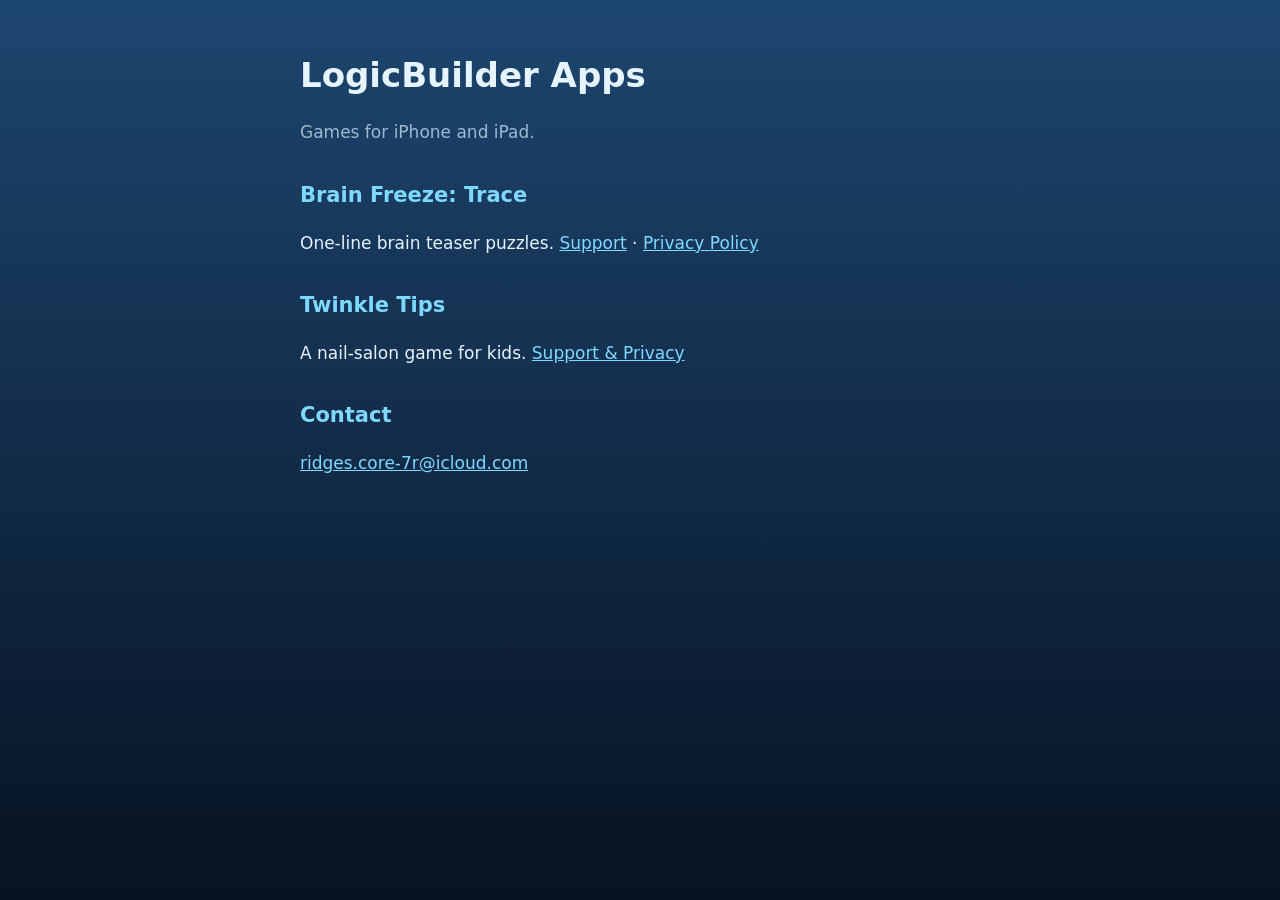
<file: index.html>
<!doctype html><html lang="en"><head><meta charset="utf-8"><meta name="viewport" content="width=device-width,initial-scale=1">
<title>LogicBuilder Apps</title><link rel="stylesheet" href="brain-freeze/style.css"></head><body><main>
<h1>LogicBuilder Apps</h1><p class="muted">Games for iPhone and iPad.</p>
<h2>Brain Freeze: Trace</h2><p>One-line brain teaser puzzles. <a href="brain-freeze/">Support</a> · <a href="brain-freeze/privacy.html">Privacy Policy</a></p>
<h2>Twinkle Tips</h2><p>A nail-salon game for kids. <a href="twinkle-tips-support/">Support &amp; Privacy</a></p>
<h2>Contact</h2><p><a href="mailto:ridges.core-7r@icloud.com">ridges.core-7r@icloud.com</a></p>
</main></body></html>
</file>
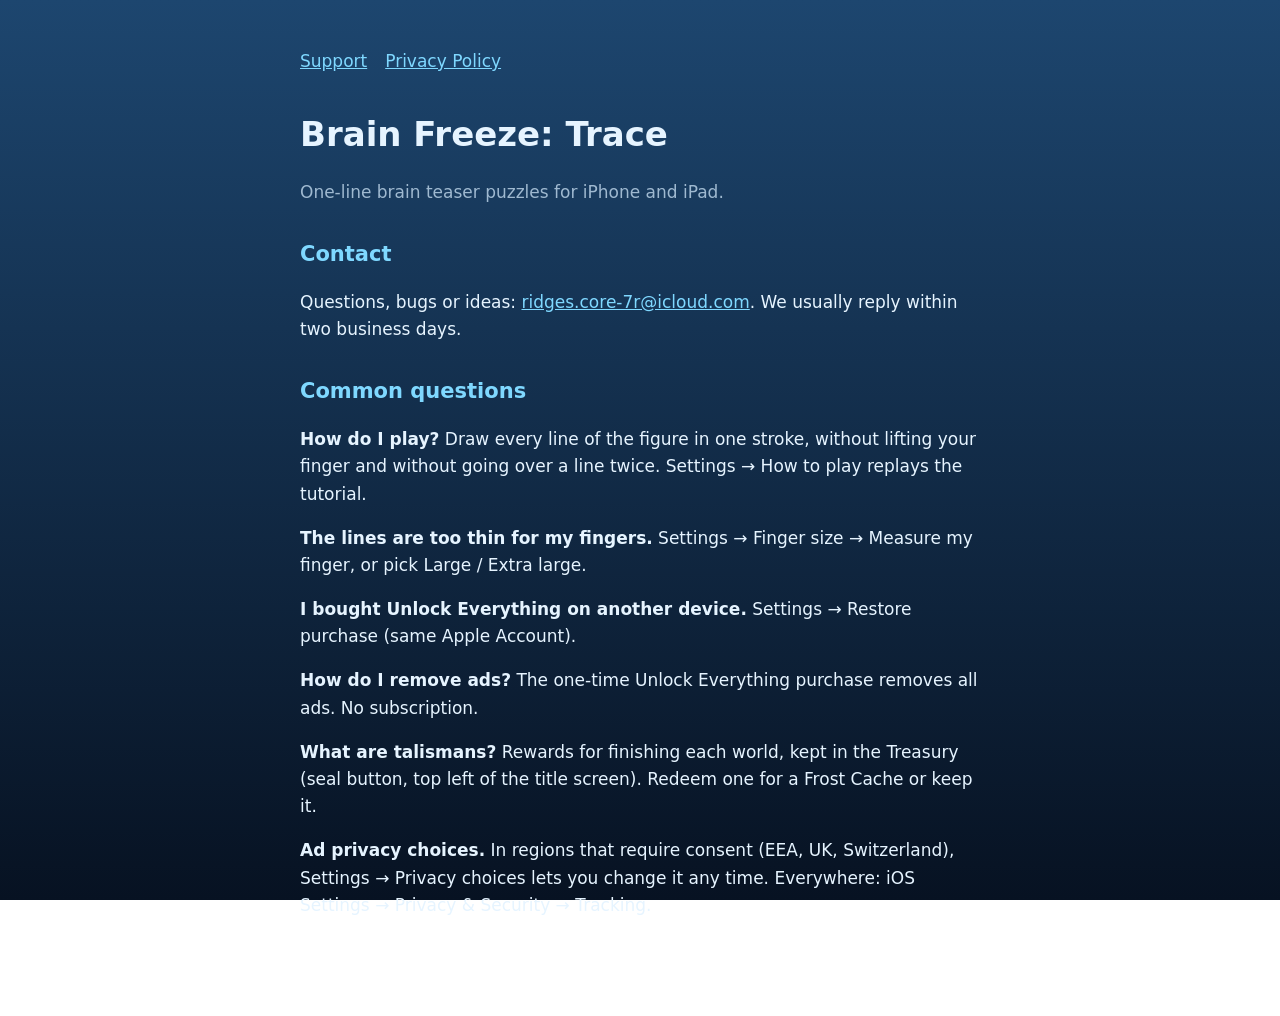
<file: brain-freeze/index.html>
<!doctype html><html lang="en"><head><meta charset="utf-8"><meta name="viewport" content="width=device-width,initial-scale=1">
<title>Brain Freeze: Trace — Support</title><link rel="stylesheet" href="style.css"></head><body><main>
<nav><a href="./">Support</a><a href="privacy.html">Privacy Policy</a></nav>
<h1>Brain Freeze: Trace</h1><p class="muted">One-line brain teaser puzzles for iPhone and iPad.</p>
<h2>Contact</h2><p>Questions, bugs or ideas: <a href="mailto:ridges.core-7r@icloud.com">ridges.core-7r@icloud.com</a>. We usually reply within two business days.</p>
<h2>Common questions</h2>
<p><strong>How do I play?</strong> Draw every line of the figure in one stroke, without lifting your finger and without going over a line twice. Settings → How to play replays the tutorial.</p>
<p><strong>The lines are too thin for my fingers.</strong> Settings → Finger size → Measure my finger, or pick Large / Extra large.</p>
<p><strong>I bought Unlock Everything on another device.</strong> Settings → Restore purchase (same Apple Account).</p>
<p><strong>How do I remove ads?</strong> The one-time Unlock Everything purchase removes all ads. No subscription.</p>
<p><strong>What are talismans?</strong> Rewards for finishing each world, kept in the Treasury (seal button, top left of the title screen). Redeem one for a Frost Cache or keep it.</p>
<p><strong>Ad privacy choices.</strong> In regions that require consent (EEA, UK, Switzerland), Settings → Privacy choices lets you change it any time. Everywhere: iOS Settings → Privacy &amp; Security → Tracking.</p>
</main></body></html>
</file>
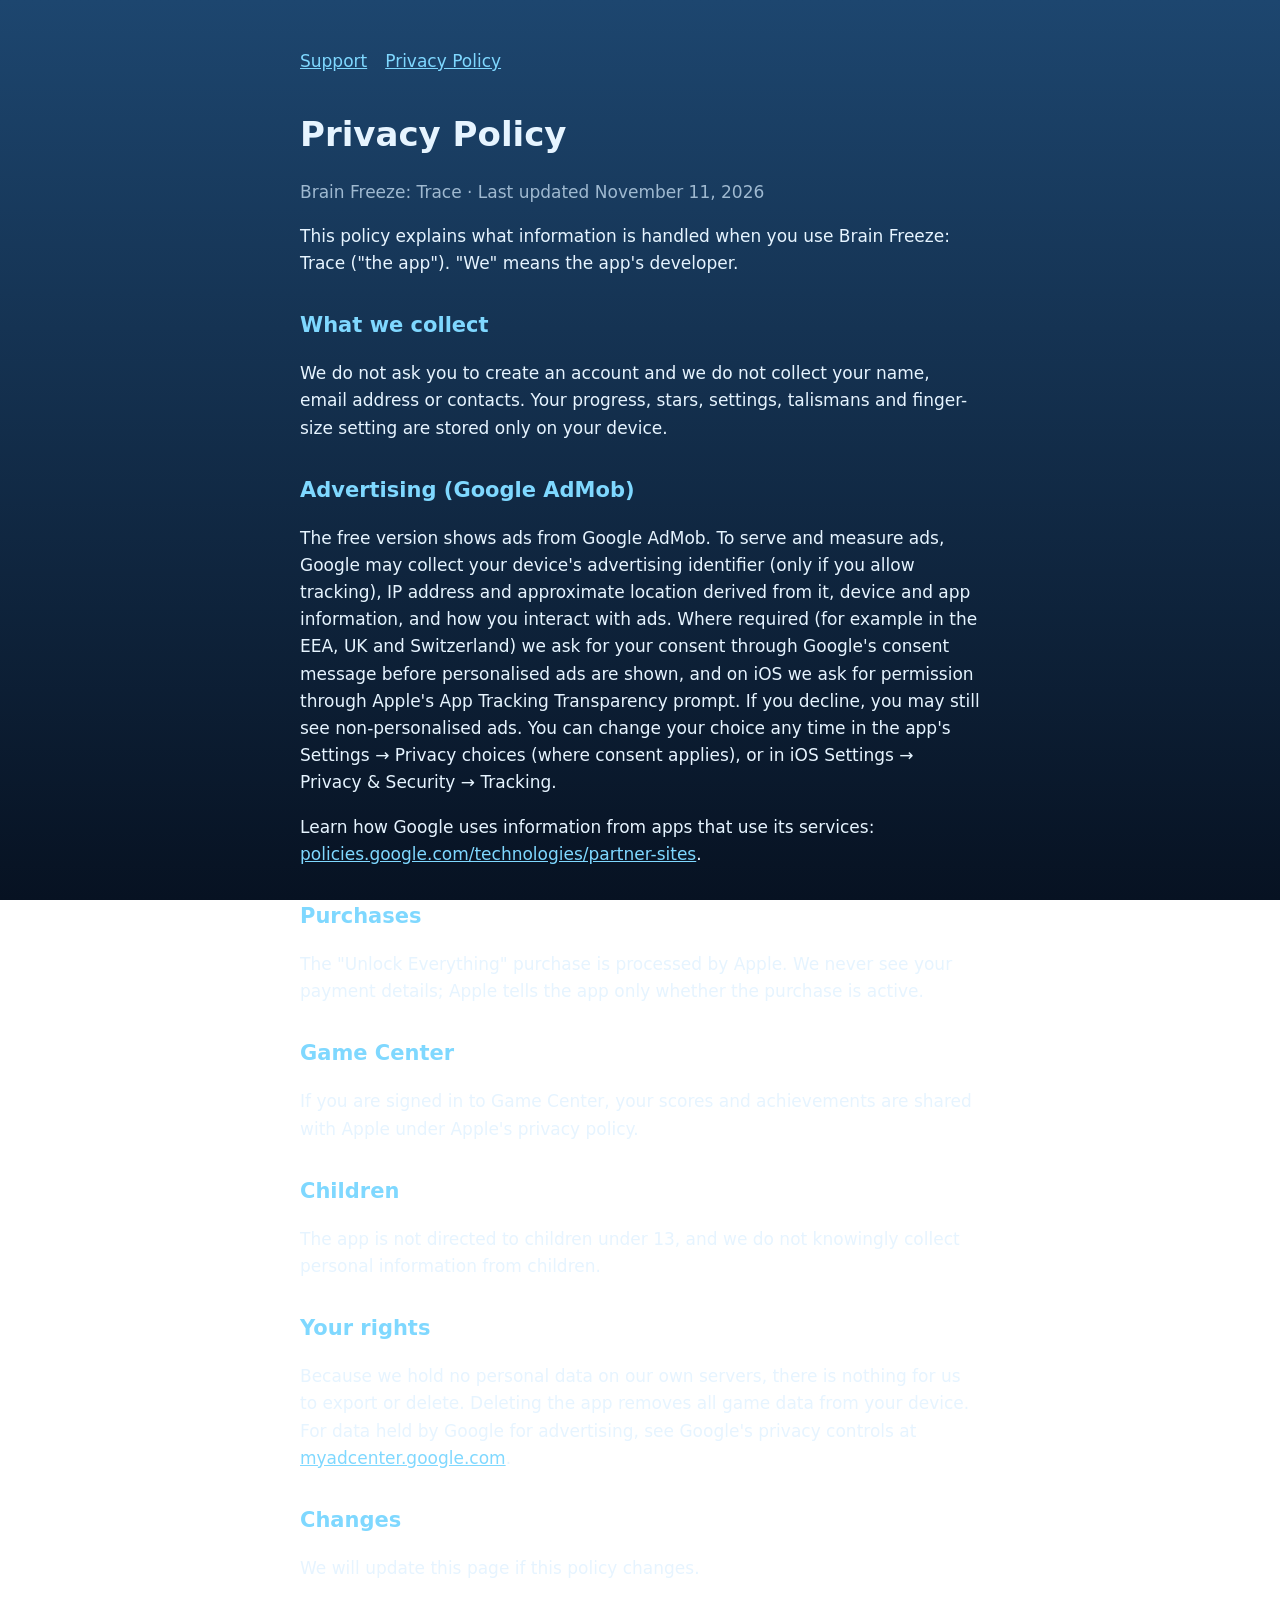
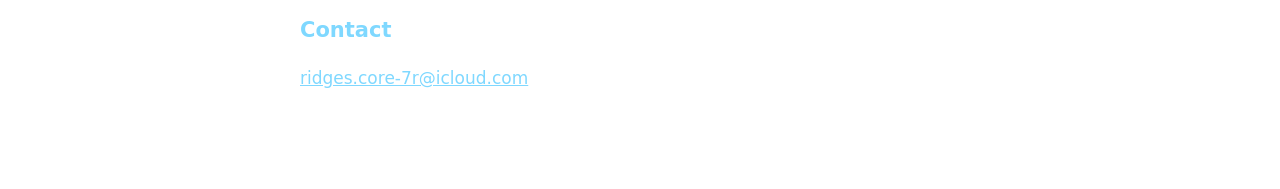
<file: brain-freeze/privacy.html>
<!doctype html><html lang="en"><head><meta charset="utf-8"><meta name="viewport" content="width=device-width,initial-scale=1">
<title>Brain Freeze: Trace — Privacy Policy</title><link rel="stylesheet" href="style.css"></head><body><main>
<nav><a href="./">Support</a><a href="privacy.html">Privacy Policy</a></nav>
<h1>Privacy Policy</h1><p class="muted">Brain Freeze: Trace · Last updated November 11, 2026</p>
<p>This policy explains what information is handled when you use Brain Freeze: Trace ("the app"). "We" means the app's developer.</p>
<h2>What we collect</h2>
<p>We do not ask you to create an account and we do not collect your name, email address or contacts. Your progress, stars, settings, talismans and finger-size setting are stored only on your device.</p>
<h2>Advertising (Google AdMob)</h2>
<p>The free version shows ads from Google AdMob. To serve and measure ads, Google may collect your device's advertising identifier (only if you allow tracking), IP address and approximate location derived from it, device and app information, and how you interact with ads. Where required (for example in the EEA, UK and Switzerland) we ask for your consent through Google's consent message before personalised ads are shown, and on iOS we ask for permission through Apple's App Tracking Transparency prompt. If you decline, you may still see non-personalised ads. You can change your choice any time in the app's Settings → Privacy choices (where consent applies), or in iOS Settings → Privacy &amp; Security → Tracking.</p>
<p>Learn how Google uses information from apps that use its services: <a href="https://policies.google.com/technologies/partner-sites">policies.google.com/technologies/partner-sites</a>.</p>
<h2>Purchases</h2>
<p>The "Unlock Everything" purchase is processed by Apple. We never see your payment details; Apple tells the app only whether the purchase is active.</p>
<h2>Game Center</h2>
<p>If you are signed in to Game Center, your scores and achievements are shared with Apple under Apple's privacy policy.</p>
<h2>Children</h2>
<p>The app is not directed to children under 13, and we do not knowingly collect personal information from children.</p>
<h2>Your rights</h2>
<p>Because we hold no personal data on our own servers, there is nothing for us to export or delete. Deleting the app removes all game data from your device. For data held by Google for advertising, see Google's privacy controls at <a href="https://myadcenter.google.com">myadcenter.google.com</a>.</p>
<h2>Changes</h2><p>We will update this page if this policy changes.</p>
<h2>Contact</h2><p><a href="mailto:ridges.core-7r@icloud.com">ridges.core-7r@icloud.com</a></p>
</main></body></html>
</file>
<file: brain-freeze/style.css>
:root{--bg:#071222;--fg:#E6F4FF;--muted:#9fb9d0;--accent:#7fd8ff}
*{box-sizing:border-box}body{margin:0;background:linear-gradient(#1d466f,#071222) fixed;color:var(--fg);font:17px/1.6 ui-rounded,-apple-system,"SF Pro Rounded",system-ui,sans-serif}
main{max-width:720px;margin:0 auto;padding:48px 20px 80px}h1{font-size:34px;margin:0 0 4px}h2{font-size:21px;margin-top:32px;color:var(--accent)}
p,li{color:var(--fg)}.muted{color:var(--muted)}a{color:var(--accent)}nav{display:flex;gap:18px;margin-bottom:32px}
</file>
